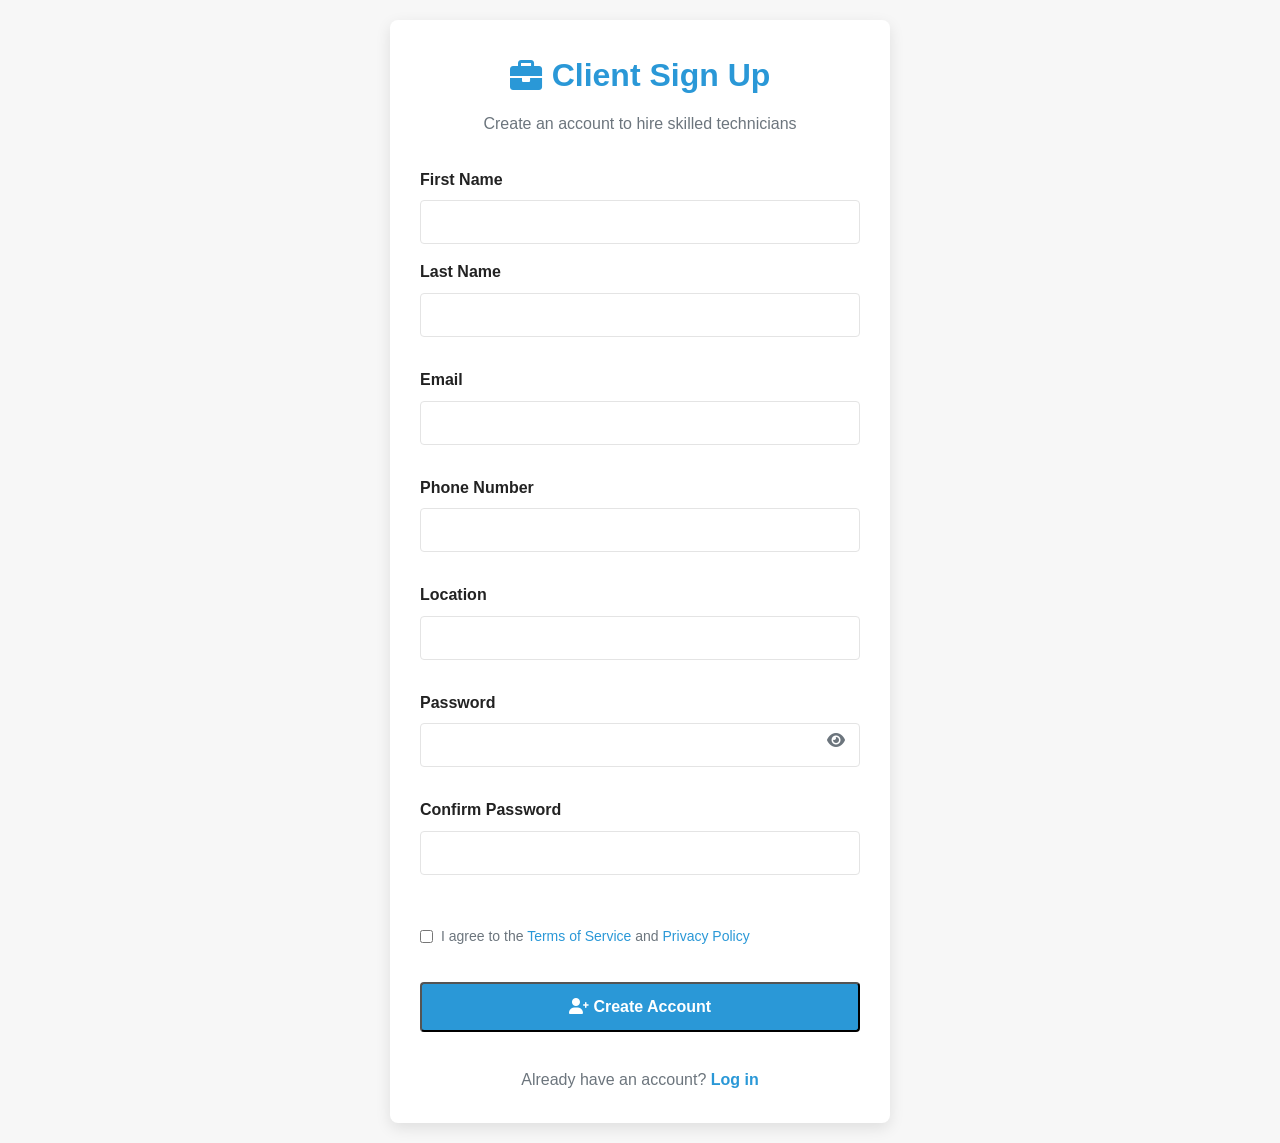
<file: signup-client.html>
<!DOCTYPE html>
<html lang="en">
<head>
    <meta charset="UTF-8">
    <meta name="viewport" content="width=device-width, initial-scale=1.0">
    <title>JobConnect - Client Sign Up</title>
    <link rel="stylesheet" href="styling/home.css">
    <link rel="stylesheet" href="https://cdnjs.cloudflare.com/ajax/libs/font-awesome/6.0.0/css/all.min.css">
</head>
<body>
    <div class="auth-container">
        <div class="auth-card">
            <div class="auth-header">
                <h1><i class="fas fa-briefcase"></i> Client Sign Up</h1>
                <p>Create an account to hire skilled technicians</p>
            </div>
            
            <form id="signupForm" class="auth-form">
                <div class="form-row">
                    <div class="form-group">
                        <label for="firstName">First Name</label>
                        <input type="text" id="firstName" name="name" required>
                    </div>
                    <div class="form-group">
                        <label for="lastName">Last Name</label>
                        <input type="text" id="lastName" name="surname" required>
                    </div>
                </div>
                
                <div class="form-group">
                    <label for="email">Email</label>
                    <input type="email" id="email" name="email" required>
                </div>
                
                <div class="form-group">
                    <label for="phone">Phone Number</label>
                    <input type="tel" id="phone" name="phone_number" required>
                </div>
                
                <div class="form-group">
                    <label for="location">Location</label>
                    <input type="text" id="location" name="location_name" required>
                </div>
                
                <div class="form-group">
                    <label for="password">Password</label>
                    <input type="password" id="password" name="password" required minlength="8">
                    <div class="password-toggle">
                        <i class="fas fa-eye" id="togglePassword"></i>
                    </div>
                </div>
                
                <div class="form-group">
                    <label for="confirmPassword">Confirm Password</label>
                    <input type="password" id="confirmPassword" required minlength="8">
                </div>
                
                <div class="form-footer">
                    <div class="terms-agreement">
                        <input type="checkbox" id="terms" name="terms" required>
                        <label for="terms">I agree to the <a href="/terms">Terms of Service</a> and <a href="/privacy">Privacy Policy</a></label>
                    </div>
                </div>
                
                <button type="submit" class="btn btn-primary btn-block" id="submitBtn">
                    <i class="fas fa-user-plus"></i> Create Account
                </button>
                
                <div class="auth-footer">
                    <p>Already have an account? <a href="/login">Log in</a></p>
                </div>
            </form>
        </div>
    </div>

    <script src="styling/signup-client.js"></script>
</body>
</html>
</file>
<file: styling/home.css>
/* Base Styles */
:root {
    --primary-color: #2a98d7;
    --primary-dark: #1ea3bb;
    --primary-light: #e6efff;
    --secondary-color: #2f3941;
    --light-color: #f7f7f7;
    --dark-color: #222;
    --gray-color: #6c757d;
    --light-gray: #e4e4e4;
    --white: #fff;
    --box-shadow: 0 5px 15px rgba(0, 0, 0, 0.1);
}

* {
    margin: 0;
    padding: 0;
    box-sizing: border-box;
}

body {
    font-family: 'Segoe UI', Tahoma, Geneva, Verdana, sans-serif;
    line-height: 1.6;
    color: var(--secondary-color);
    background-color: var(--white);
}

/* Modal Styles */
.modal {
    display: none;
    position: fixed;
    z-index: 1000;
    left: 0;
    top: 0;
    width: 100%;
    height: 100%;
    background-color: rgba(0, 0, 0, 0.5);
    overflow: auto;
}

.modal-content {
    background-color: var(--white);
    margin: 10% auto;
    padding: 30px;
    border-radius: 8px;
    width: 100%;
    max-width: 500px;
    position: relative;
    animation: modalopen 0.3s;
}

@keyframes modalopen {
    from {opacity: 0; transform: translateY(-50px);}
    to {opacity: 1; transform: translateY(0);}
}

.close-modal {
    position: absolute;
    top: 15px;
    right: 20px;
    font-size: 24px;
    color: var(--gray-color);
    cursor: pointer;
}

.close-modal:hover {
    color: var(--dark-color);
}

.modal h2 {
    color: var(--dark-color);
    margin-bottom: 10px;
    text-align: center;
}

.modal p {
    color: var(--gray-color);
    text-align: center;
    margin-bottom: 30px;
}

.user-type-selection {
    display: flex;
    gap: 20px;
    margin-bottom: 30px;
}

.user-type-card {
    flex: 1;
    padding: 25px 15px;
    border: 1px solid var(--light-gray);
    border-radius: 8px;
    text-align: center;
    cursor: pointer;
    transition: all 0.3s ease;
}

.user-type-card:hover {
    border-color: var(--primary-color);
    background-color: var(--primary-light);
}

.user-type-card i {
    font-size: 32px;
    color: var(--primary-color);
    margin-bottom: 15px;
}

.user-type-card h3 {
    color: var(--dark-color);
    margin-bottom: 10px;
}

.user-type-card p {
    color: var(--gray-color);
    font-size: 14px;
    margin: 0;
}

.modal-footer {
    text-align: center;
    border-top: 1px solid var(--light-gray);
    padding-top: 20px;
}

.modal-footer p {
    margin: 0;
}

.login-link {
    color: var(--primary-color);
    font-weight: 600;
}

.login-link:hover {
    text-decoration: underline;
}

/* Login Modal Styles */
#loginModal .modal-content {
    max-width: 450px;
}

#loginForm {
    margin-top: 25px;
}

.form-group {
    margin-bottom: 20px;
    position: relative;
}

.form-group label {
    display: block;
    margin-bottom: 8px;
    font-weight: 600;
    color: var(--dark-color);
}

.form-group input {
    width: 100%;
    padding: 12px 15px;
    border: 1px solid var(--light-gray);
    border-radius: 4px;
    font-size: 16px;
    transition: border-color 0.3s ease;
}

.form-group input:focus {
    border-color: var(--primary-color);
    outline: none;
    box-shadow: 0 0 0 2px rgba(42, 91, 215, 0.2);
}

.password-toggle {
    position: absolute;
    right: 15px;
    top: 38px;
    cursor: pointer;
    color: var(--gray-color);
    transition: color 0.2s ease;
}

.password-toggle:hover {
    color: var(--primary-color);
}

.form-footer {
    display: flex;
    justify-content: space-between;
    align-items: center;
    margin: 20px 0;
}

.remember-me {
    display: flex;
    align-items: center;
    gap: 8px;
}

.forgot-password {
    color: var(--primary-color);
    font-size: 14px;
    text-decoration: none;
    transition: color 0.2s ease;
}

.forgot-password:hover {
    color: var(--primary-dark);
    text-decoration: underline;
}

.btn-login-submit {
    width: 100%;
    padding: 14px;
    background-color: var(--primary-color);
    color: white;
    border: none;
    border-radius: 4px;
    font-size: 16px;
    font-weight: 600;
    cursor: pointer;
    transition: background-color 0.3s ease;
    margin-bottom: 15px;
}

.btn-login-submit:hover {
    background-color: var(--primary-dark);
}

.btn-login-submit:disabled {
    background-color: var(--light-gray);
    cursor: not-allowed;
}

.login-error {
    color: #dc3545;
    margin: 15px 0;
    text-align: center;
    font-size: 14px;
    min-height: 20px;
}

/* Loading spinner for login button */
.btn-login-submit.loading {
    position: relative;
    color: transparent;
}

.btn-login-submit.loading::after {
    content: "";
    position: absolute;
    top: 50%;
    left: 50%;
    transform: translate(-50%, -50%);
    width: 20px;
    height: 20px;
    border: 3px solid rgba(255, 255, 255, 0.3);
    border-radius: 50%;
    border-top-color: white;
    animation: spin 1s ease-in-out infinite;
}

@keyframes spin {
    to { transform: translate(-50%, -50%) rotate(360deg); }
}

/* Update existing blue elements */
.logo a {
    color: var(--primary-color);
}

.btn-primary {
    background-color: var(--primary-color);
}

.btn-primary:hover {
    background-color: var(--primary-dark);
}

.btn-secondary {
    border-color: var(--primary-color);
    color: var(--primary-color);
}

.btn-secondary:hover {
    background-color: var(--primary-color);
}

.btn-login {
    color: var(--primary-color);
}

.footer-column h4::after {
    background-color: var(--primary-color);
}

.footer-column ul a:hover,
.social-links a:hover,
.legal-links a:hover {
    color: var(--primary-color);
}

.category-card:hover {
    background-color: var(--primary-color);
}


a {
    text-decoration: none;
    color: inherit;
}

ul {
    list-style: none;
}

.container {
    width: 100%;
    max-width: 1200px;
    margin: 0 auto;
    padding: 0 20px;
}

.btn {
    display: inline-block;
    padding: 10px 20px;
    border-radius: 4px;
    font-weight: 600;
    transition: all 0.3s ease;
}

.btn-primary {
    background-color: var(--primary-color);
    color: var(--white);
}

.btn-primary:hover {
    background-color: var(--primary-dark);
}

.btn-secondary {
    background-color: transparent;
    color: var(--primary-color);
    border: 1px solid var(--primary-color);
}

.btn-secondary:hover {
    background-color: var(--primary-color);
    color: var(--white);
}

.btn-login {
    color: var(--primary-color);
    font-weight: 600;
}

.btn-login:hover {
    color: var(--primary-dark);
}

.btn-signup {
    background-color: var(--primary-color);
    color: var(--white);
    padding: 8px 16px;
    border-radius: 4px;
    font-weight: 600;
}

.btn-signup:hover {
    background-color: var(--primary-dark);
}

/* Header Styles */
.header {
    background-color: var(--white);
    box-shadow: var(--box-shadow);
    position: sticky;
    top: 0;
    z-index: 100;
    padding: 15px 0;
}

.logo a {
    font-size: 28px;
    font-weight: 700;
    color: var(--primary-color);
}

.main-nav {
    display: flex;
    align-items: center;
    justify-content: space-between;
}

.nav-list {
    display: flex;
    gap: 25px;
}

.nav-list a {
    font-weight: 600;
    color: var(--secondary-color);
    transition: color 0.3s ease;
}

.nav-list a:hover {
    color: var(--primary-color);
}

.auth-buttons {
    display: flex;
    align-items: center;
    gap: 15px;
}

.mobile-menu-btn {
    display: none;
    font-size: 24px;
    cursor: pointer;
}

/* Hero Section */
.hero {
    padding: 80px 0;
    background-color: var(--light-color);
}

.hero .container {
    display: flex;
    align-items: center;
    gap: 50px;
}

.hero-content {
    flex: 1;
}

.hero-image {
    flex: 1;
}

.hero-image img {
    width: 100%;
    border-radius: 8px;
    box-shadow: var(--box-shadow);
}

.hero h1 {
    font-size: 42px;
    margin-bottom: 20px;
    color: var(--dark-color);
    line-height: 1.2;
}

.subheading {
    font-size: 18px;
    margin-bottom: 30px;
    color: var(--gray-color);
}

.cta-buttons {
    display: flex;
    gap: 15px;
    margin-bottom: 30px;
}

.trust-badges {
    display: flex;
    align-items: center;
    gap: 10px;
}

.stars {
    color: #ffb33e;
    margin-right: 5px;
}

.rating span {
    font-size: 14px;
    color: var(--gray-color);
}

/* How It Works Section */
.how-it-works {
    padding: 80px 0;
    text-align: center;
}

.how-it-works h2 {
    font-size: 32px;
    margin-bottom: 50px;
    color: var(--dark-color);
}

.steps {
    display: grid;
    grid-template-columns: repeat(auto-fit, minmax(250px, 1fr));
    gap: 30px;
}

.step {
    padding: 30px 20px;
    border-radius: 8px;
    background-color: var(--white);
    box-shadow: var(--box-shadow);
    transition: transform 0.3s ease;
}

.step:hover {
    transform: translateY(-10px);
}

.step-number {
    width: 50px;
    height: 50px;
    background-color: var(--primary-color);
    color: var(--white);
    border-radius: 50%;
    display: flex;
    align-items: center;
    justify-content: center;
    font-size: 24px;
    font-weight: 700;
    margin: 0 auto 20px;
}

.step h3 {
    font-size: 20px;
    margin-bottom: 15px;
    color: var(--dark-color);
}

.step p {
    color: var(--gray-color);
}

/* Categories Section */
.categories {
    padding: 80px 0;
    background-color: var(--light-color);
    text-align: center;
}

.categories h2 {
    font-size: 32px;
    margin-bottom: 50px;
    color: var(--dark-color);
}

.category-grid {
    display: grid;
    grid-template-columns: repeat(auto-fit, minmax(200px, 1fr));
    gap: 20px;
}

.category-card {
    padding: 30px 20px;
    background-color: var(--white);
    border-radius: 8px;
    box-shadow: var(--box-shadow);
    transition: all 0.3s ease;
}

.category-card:hover {
    background-color: var(--primary-color);
    color: var(--white);
    transform: translateY(-5px);
}

.category-card i {
    font-size: 40px;
    margin-bottom: 15px;
}

.category-card h3 {
    font-size: 18px;
}

/* Footer Styles */
.footer {
    background-color: var(--secondary-color);
    color: var(--white);
    padding: 60px 0 0;
}

.footer-links {
    display: grid;
    grid-template-columns: repeat(auto-fit, minmax(200px, 1fr));
    gap: 40px;
    margin-bottom: 40px;
}

.footer-column h4 {
    font-size: 18px;
    margin-bottom: 20px;
    position: relative;
    padding-bottom: 10px;
}

.footer-column h4::after {
    content: '';
    position: absolute;
    left: 0;
    bottom: 0;
    width: 40px;
    height: 2px;
    background-color: var(--primary-color);
}

.footer-column ul {
    display: flex;
    flex-direction: column;
    gap: 10px;
}

.footer-column ul a {
    color: var(--light-gray);
    transition: color 0.3s ease;
}

.footer-column ul a:hover {
    color: var(--primary-color);
}

.social-links {
    display: flex;
    gap: 15px;
}

.social-links a {
    color: var(--white);
    font-size: 20px;
    transition: color 0.3s ease;
}

.social-links a:hover {
    color: var(--primary-color);
}

.footer-bottom {
    border-top: 1px solid rgba(255, 255, 255, 0.1);
    padding: 20px 0;
    display: flex;
    flex-direction: column;
    align-items: center;
    gap: 15px;
}

.legal-links {
    display: flex;
    gap: 20px;
}

.legal-links a {
    color: var(--light-gray);
    font-size: 14px;
    transition: color 0.3s ease;
}

.legal-links a:hover {
    color: var(--primary-color);
}

/* Auth Pages */
.auth-container {
    display: flex;
    justify-content: center;
    align-items: center;
    min-height: 100vh;
    padding: 20px;
    background-color: var(--light-color);
}

.auth-card {
    background-color: var(--white);
    border-radius: 8px;
    box-shadow: var(--box-shadow);
    width: 100%;
    max-width: 500px;
    padding: 30px;
}

.auth-header {
    text-align: center;
    margin-bottom: 30px;
}

.auth-header h1 {
    color: var(--primary-color);
    margin-bottom: 10px;
    display: flex;
    align-items: center;
    justify-content: center;
    gap: 10px;
}

.auth-header p {
    color: var(--gray-color);
}

.auth-form {
    display: flex;
    flex-direction: column;
    gap: 15px;
}

.form-group {
    margin-bottom: 15px;
}

.form-group label {
    display: block;
    margin-bottom: 8px;
    font-weight: 600;
    color: var(--dark-color);
}

.form-group input,
.form-group select {
    width: 100%;
    padding: 12px 15px;
    border: 1px solid var(--light-gray);
    border-radius: 4px;
    font-size: 16px;
}

.form-group select[multiple] {
    height: auto;
    min-height: 100px;
}

.form-group input:focus,
.form-group select:focus {
    border-color: var(--primary-color);
    outline: none;
    box-shadow: 0 0 0 2px rgba(42, 91, 215, 0.2);
}

.password-toggle {
    position: absolute;
    right: 15px;
    top: 38px;
    cursor: pointer;
    color: var(--gray-color);
}

.form-footer {
    margin: 20px 0;
}

.terms-agreement {
    display: flex;
    align-items: center;
    gap: 8px;
}

.terms-agreement label {
    font-size: 14px;
    color: var(--gray-color);
}

.terms-agreement a {
    color: var(--primary-color);
}

.btn-block {
    width: 100%;
    padding: 14px;
    font-size: 16px;
}

.auth-footer {
    text-align: center;
    margin-top: 20px;
    color: var(--gray-color);
}

.auth-footer a {
    color: var(--primary-color);
    font-weight: 600;
}

/* Toast Notifications */
.toast-notification {
    position: fixed;
    bottom: 20px;
    right: 20px;
    padding: 15px 20px;
    border-radius: 5px;
    color: white;
    display: flex;
    align-items: center;
    justify-content: space-between;
    min-width: 250px;
    box-shadow: 0 3px 10px rgba(0,0,0,0.2);
    z-index: 1000;
    transform: translateY(100px);
    opacity: 0;
    animation: slideIn 0.3s forwards;
}

.toast-notification.toast-success {
    background-color: #4CAF50;
}

.toast-notification.toast-error {
    background-color: #f44336;
}

.toast-notification.toast-info {
    background-color: #2196F3;
}

.toast-notification.fade-out {
    animation: fadeOut 0.3s forwards;
}

.toast-close {
    background: none;
    border: none;
    color: white;
    font-size: 1.2rem;
    cursor: pointer;
    margin-left: 15px;
}

@keyframes slideIn {
    to {
        transform: translateY(0);
        opacity: 1;
    }
}

@keyframes fadeOut {
    to {
        opacity: 0;
        transform: translateY(100px);
    }
}

/* Responsive */
@media (max-width: 600px) {
    .auth-card {
        padding: 20px;
    }
    
    .form-row {
        flex-direction: column;
    }
}

/* Map Styles */
#map {
    width: 100%;
    height: 250px;
    border-radius: 4px;
    margin-top: 10px;
    z-index: 1;
}

.leaflet-control-geocoder {
    border-radius: 4px;
    box-shadow: 0 1px 5px rgba(0,0,0,0.4);
    background: white;
}

.leaflet-control-geocoder a {
    border-bottom: none;
    display: block;
}

.leaflet-control-geocoder .leaflet-control-geocoder-form {
    display: none;
    margin: 0;
    padding: 0;
}

.leaflet-control-geocoder-expanded .leaflet-control-geocoder-form {
    display: block;
}

.leaflet-control-geocoder-form input {
    width: 100%;
    padding: 8px;
    border: 1px solid #ddd;
    border-radius: 4px;
}

/* Location input group */
.location-input-group {
    position: relative;
}

.location-input-group .location-icon {
    position: absolute;
    right: 10px;
    top: 38px;
    color: var(--gray-color);
    cursor: pointer;
}

/* Responsive adjustments */
@media (max-width: 768px) {
    #map {
        height: 200px;
    }
}

/* Responsive Modal */
@media (max-width: 600px) {
    .modal-content {
        margin: 20% auto;
        width: 90%;
    }
    
    .user-type-selection {
        flex-direction: column;
    }
}


/* Responsive Styles */
@media (max-width: 992px) {
    .hero .container {
        flex-direction: column;
    }
    
    .hero-content {
        text-align: center;
        margin-bottom: 40px;
    }
    
    .cta-buttons {
        justify-content: center;
    }
    
    .trust-badges {
        justify-content: center;
    }
}

@media (max-width: 768px) {
    .nav-list, .auth-buttons {
        display: none;
    }
    
    .mobile-menu-btn {
        display: block;
    }
    
    .main-nav {
        justify-content: space-between;
    }
    
    .hero h1 {
        font-size: 32px;
    }
    
    .subheading {
        font-size: 16px;
    }
}

@media (max-width: 576px) {
    .cta-buttons {
        flex-direction: column;
    }
    
    .hero h1 {
        font-size: 28px;
    }
    
    .how-it-works h2, .categories h2 {
        font-size: 26px;
    }
}
</file>
